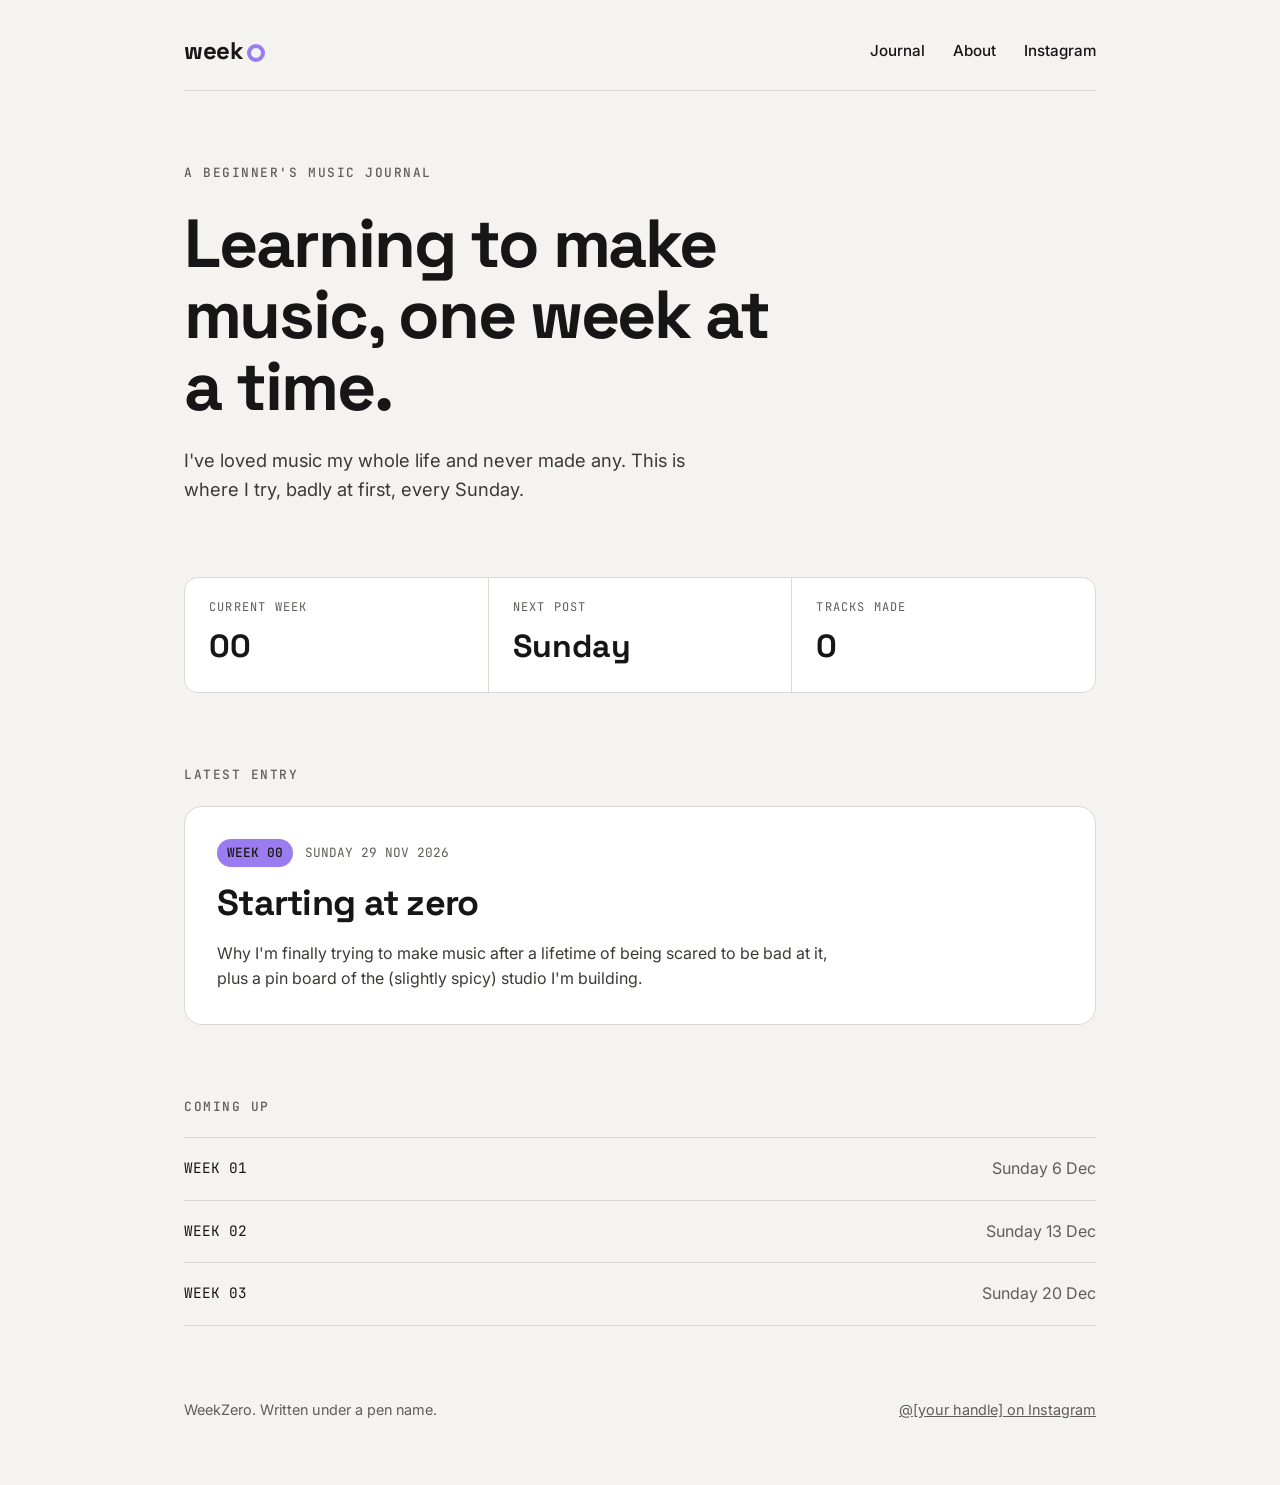
<file: index.html>
<!doctype html>
<html lang="en">
<head>
<meta charset="utf-8">
<meta name="viewport" content="width=device-width, initial-scale=1">
<link rel="icon" href="/favicon.png">
<link rel="preconnect" href="https://fonts.googleapis.com">
<link rel="stylesheet" href="https://fonts.googleapis.com/css2?family=Inter:wght@400;500;600&family=JetBrains+Mono:wght@400;500&family=Space+Grotesk:wght@500;700&display=swap">
<title>WeekZero</title>
<meta name="description" content="A beginner learning to make music, one week at a time.">
<link rel="stylesheet" href="/style.css">
</head>
<body>
<div class="wrap">
<header class="site">
<a class="logo" href="/" aria-label="WeekZero home">week<span class="ring"></span></a>
<nav class="main" aria-label="Main"><a href="/">Journal</a><a href="/about.html">About</a><a href="#">Instagram</a></nav>
</header>
<section class="hero">
<p class="label">A beginner's music journal</p>
<h1>Learning to make music, one week at a time.</h1>
<p class="lede">I've loved music my whole life and never made any. This is where I try, badly at first, every Sunday.</p>
</section>
<section class="stats" aria-label="Progress">
<div><span>CURRENT WEEK</span><span>00</span></div>
<div><span>NEXT POST</span><span>Sunday</span></div>
<div><span>TRACKS MADE</span><span>0</span></div>
</section>
<section class="section">
<h2 class="label">Latest entry</h2>
<article class="card">
<div class="meta"><span class="pill">WEEK 00</span><span>SUNDAY 29 NOV 2026</span></div>
<h3><a href="/posts/week-00.html">Starting at zero</a></h3>
<p>Why I'm finally trying to make music after a lifetime of being scared to be bad at it, plus a pin board of the (slightly spicy) studio I'm building.</p>
</article>
</section>
<section class="section">
<h2 class="label">Coming up</h2>
<div class="upcoming">
<div><span>WEEK 01</span><span>Sunday 6 Dec</span></div>
<div><span>WEEK 02</span><span>Sunday 13 Dec</span></div>
<div><span>WEEK 03</span><span>Sunday 20 Dec</span></div>
</div>
</section>
<footer class="site"><span>WeekZero. Written under a pen name.</span><a href="#">@[your handle] on Instagram</a></footer>
</div>
</body>
</html>
</file>
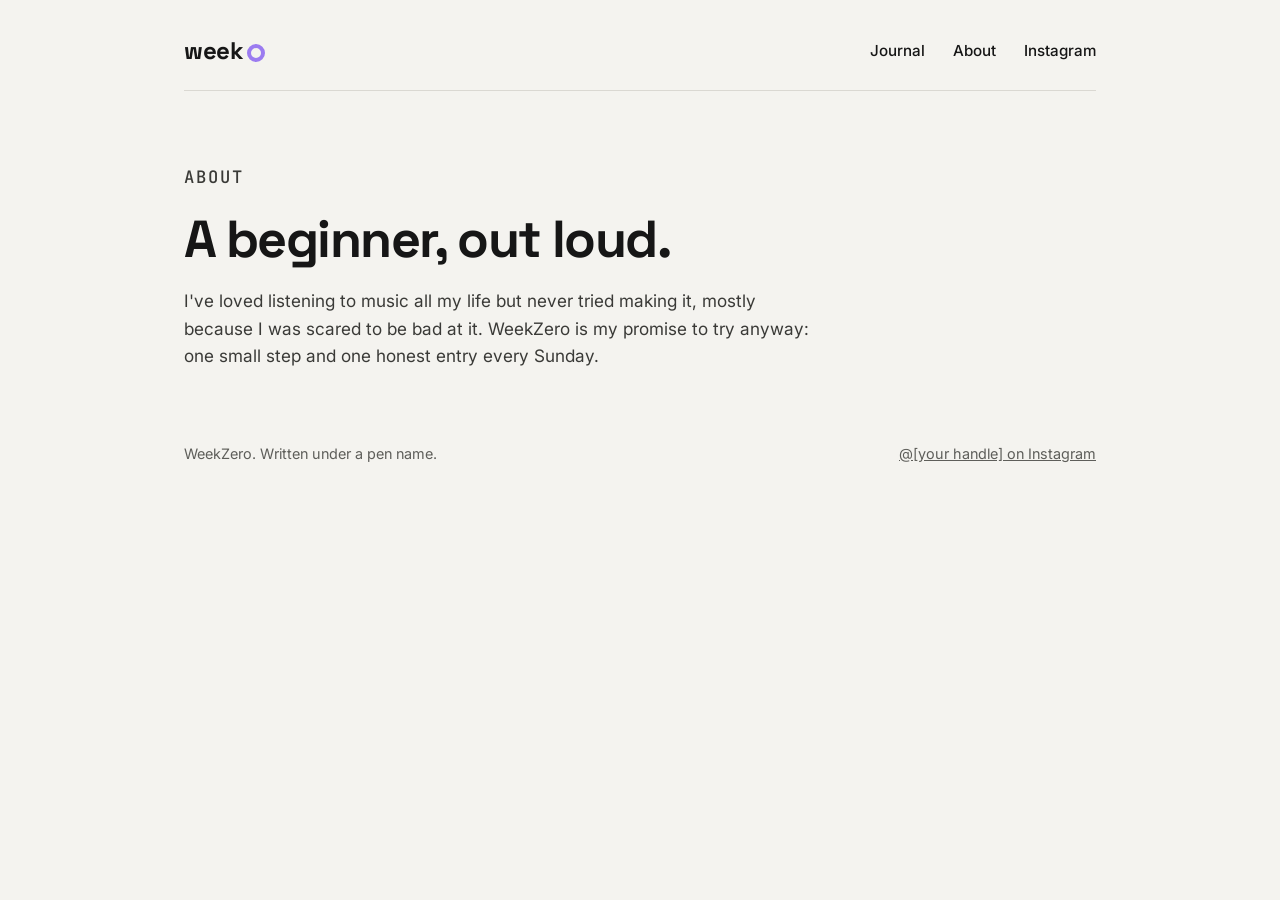
<file: about.html>
<!doctype html>
<html lang="en">
<head>
<meta charset="utf-8">
<meta name="viewport" content="width=device-width, initial-scale=1">
<link rel="icon" href="/favicon.png">
<link rel="preconnect" href="https://fonts.googleapis.com">
<link rel="stylesheet" href="https://fonts.googleapis.com/css2?family=Inter:wght@400;500;600&family=JetBrains+Mono:wght@400;500&family=Space+Grotesk:wght@500;700&display=swap">
<title>About · WeekZero</title>
<link rel="stylesheet" href="/style.css">
</head>
<body>
<div class="wrap">
<header class="site">
<a class="logo" href="/" aria-label="WeekZero home">week<span class="ring"></span></a>
<nav class="main" aria-label="Main"><a href="/">Journal</a><a href="/about.html">About</a><a href="#">Instagram</a></nav>
</header>
<article class="post">
<p class="label">About</p>
<h1>A beginner, out loud.</h1>
<p>I've loved listening to music all my life but never tried making it, mostly because I was scared to be bad at it. WeekZero is my promise to try anyway: one small step and one honest entry every Sunday.</p>
</article>
<footer class="site"><span>WeekZero. Written under a pen name.</span><a href="#">@[your handle] on Instagram</a></footer>
</div>
</body>
</html>
</file>
<file: style.css>
:root{--paper:#F4F3EF;--white:#FFFFFF;--ink:#161616;--body:#3A3A37;--muted:#5E5E5A;--line:#DAD8D2;--accent:#9B7BF0;
--sans:Inter,system-ui,sans-serif;--display:'Space Grotesk',sans-serif;--mono:'JetBrains Mono',monospace}
*{box-sizing:border-box}
body{margin:0;background:var(--paper);color:var(--ink);font-family:var(--sans);font-size:1rem;line-height:1.6}
a{color:var(--ink)}a:hover{color:var(--muted)}
.wrap{max-width:960px;margin:0 auto;padding:0 24px 64px;display:flex;flex-direction:column;gap:72px}
.label{margin:0;font-family:var(--mono);font-size:.8rem;font-weight:500;letter-spacing:.12em;color:var(--muted);text-transform:uppercase}
header.site{display:flex;flex-wrap:wrap;justify-content:space-between;align-items:center;gap:16px;padding:32px 0 20px;border-bottom:1px solid var(--line)}
.logo{display:flex;align-items:center;text-decoration:none;font-family:var(--display);font-weight:700;font-size:1.5rem;letter-spacing:-.02em}
.logo .ring{display:inline-block;width:18px;height:18px;border:4px solid var(--accent);border-radius:50%;margin:4px 0 0 4px}
nav.main{display:flex;flex-wrap:wrap;gap:28px;font-size:.95rem;font-weight:500}
nav.main a{text-decoration:none}
.hero{display:flex;flex-direction:column;gap:24px}
.hero h1{margin:0;font-family:var(--display);font-weight:700;font-size:clamp(2.5rem,6vw,4.25rem);line-height:1.05;letter-spacing:-.03em;max-width:14ch}
.lede{margin:0;font-size:1.15rem;color:var(--body);max-width:34rem}
.subscribe{display:flex;flex-wrap:wrap;align-items:flex-end;gap:12px;margin-top:8px}
.subscribe .field{display:flex;flex-direction:column;gap:6px;flex:1 1 260px;max-width:340px}
.subscribe label{font-size:.85rem;font-weight:500}
.subscribe input{height:48px;padding:0 16px;border:1px solid #BDBAB2;border-radius:10px;background:var(--white);font:inherit;color:var(--ink)}
.btn{height:48px;padding:0 22px;border:none;border-radius:10px;background:var(--ink);color:var(--paper);font:inherit;font-weight:600;cursor:pointer}
.stats{display:grid;grid-template-columns:repeat(auto-fit,minmax(200px,1fr));gap:1px;background:var(--line);border:1px solid var(--line);border-radius:14px;overflow:hidden}
.stats div{background:var(--white);padding:20px 24px;display:flex;flex-direction:column;gap:4px}
.stats span:first-child{font-family:var(--mono);font-size:.75rem;letter-spacing:.1em;color:var(--muted)}
.stats span:last-child{font-family:var(--display);font-size:2rem;font-weight:700}
.section{display:flex;flex-direction:column;gap:20px}
.card{background:var(--white);border:1px solid var(--line);border-radius:18px;padding:32px;display:flex;flex-direction:column;gap:16px}
.meta{display:flex;flex-wrap:wrap;align-items:center;gap:12px;font-family:var(--mono);font-size:.8rem;color:var(--muted)}
.pill{font-weight:500;padding:4px 10px;border-radius:999px;background:var(--accent);color:var(--ink)}
.card h3{margin:0;font-family:var(--display);font-size:clamp(1.6rem,3.5vw,2.25rem);line-height:1.15;letter-spacing:-.02em}
.card h3 a{text-decoration:none}
.card p{margin:0;color:var(--body);max-width:40rem}
.player{display:flex;align-items:center;gap:16px;padding:14px 16px;border-radius:12px;background:var(--paper)}
.player button{flex:none;width:44px;height:44px;border-radius:50%;border:none;background:var(--ink);display:flex;align-items:center;justify-content:center;cursor:pointer}
.wave{flex:1;min-width:0;height:36px;display:flex;align-items:center;gap:3px;overflow:hidden;cursor:pointer}
.wave span{flex:1 0 3px;max-width:5px;border-radius:2px;background:#C9C6BE}
.wave span.on{background:var(--accent)}
.time{flex:none;font-family:var(--mono);font-size:.8rem;color:var(--muted)}
.upcoming{display:flex;flex-direction:column}
.upcoming div{display:flex;flex-wrap:wrap;justify-content:space-between;gap:8px;padding:18px 0;border-top:1px solid var(--line)}
.upcoming div:last-child{border-bottom:1px solid var(--line)}
.upcoming span:first-child{font-family:var(--mono);font-size:.9rem}
.upcoming span:last-child{color:var(--muted)}
footer.site{display:flex;flex-wrap:wrap;justify-content:space-between;gap:12px;font-size:.9rem;color:var(--muted)}
footer.site a{color:var(--muted)}
article.post{max-width:40rem;display:flex;flex-direction:column;gap:20px}
article.post h1{margin:0;font-family:var(--display);font-weight:700;font-size:clamp(2.25rem,5vw,3.25rem);line-height:1.08;letter-spacing:-.03em}
article.post p{margin:0}
article.post p,article.post li{color:var(--body);font-size:1.075rem}
article.post h2{font-family:var(--display);font-size:1.5rem;letter-spacing:-.02em;margin:24px 0 0}
.gif{max-width:320px;border-radius:14px;overflow:hidden}
.swatches{aspect-ratio:4/5;display:grid;grid-template-rows:repeat(4,1fr);border-radius:3px;overflow:hidden;border:1px solid var(--line)}
/* Evidence board */
.caseboard{position:relative;background:var(--white);border:1px solid var(--line);border-radius:18px;padding:56px 40px 40px;
display:grid;grid-template-columns:repeat(4,minmax(0,1fr));gap:56px 32px;
grid-template-areas:"desk note note rodecaster" "nt1 note note op1" "arm keylab keylab keylab"}
.strings{position:absolute;inset:0;width:100%;height:100%;pointer-events:none;z-index:3;overflow:visible}
.strings line{stroke:var(--accent);stroke-width:1.25;stroke-linecap:round;opacity:.85}
.strings circle{fill:var(--accent);stroke:var(--white);stroke-width:2.5}
.tack{display:none}
.ev,.case-note{position:relative;margin:0;padding-top:20px}
.ev-desk{grid-area:desk}.ev-rodecaster{grid-area:rodecaster}.ev-nt1{grid-area:nt1}.ev-arm{grid-area:arm}.ev-op1{grid-area:op1}.ev-keylab{grid-area:keylab}
.ev-photo{aspect-ratio:1/1;display:flex;align-items:center;justify-content:center}
.ev-photo img{max-width:100%;max-height:100%;object-fit:contain;mix-blend-mode:multiply}
.ev-keylab .ev-photo{aspect-ratio:3/1}
.ev figcaption{display:flex;gap:10px;align-items:flex-start;margin-top:14px;padding-top:12px;border-top:1px solid var(--line)}
.ev-tag{flex:none;font-family:var(--mono);font-size:.75rem;font-weight:500;width:22px;height:22px;border-radius:50%;border:1px solid var(--ink);display:flex;align-items:center;justify-content:center}
.ev figcaption strong{display:block;font-family:var(--display);font-size:.95rem;letter-spacing:-.01em;line-height:1.3}
.ev figcaption em{display:block;font-style:normal;font-size:.85rem;color:var(--muted)}
.case-note{grid-area:note;align-self:center;justify-self:center;width:min(100%,360px);text-align:center;background:var(--paper);border-radius:14px;padding:36px 28px 28px;display:flex;flex-direction:column;gap:8px}
.case-note p{margin:0}
.case-title{font-family:var(--display);font-weight:700;font-size:2rem;line-height:1.05;letter-spacing:-.03em}
.case-sub{color:var(--body);font-size:.95rem}
@media (max-width:760px){
.caseboard{grid-template-columns:repeat(2,minmax(0,1fr));gap:40px 20px;padding:36px 20px 28px;
grid-template-areas:"note note" "desk rodecaster" "nt1 arm" "op1 op1" "keylab keylab"}
.ev-op1 .ev-photo{aspect-ratio:2/1}
.case-title{font-size:1.6rem}
}
</file>
